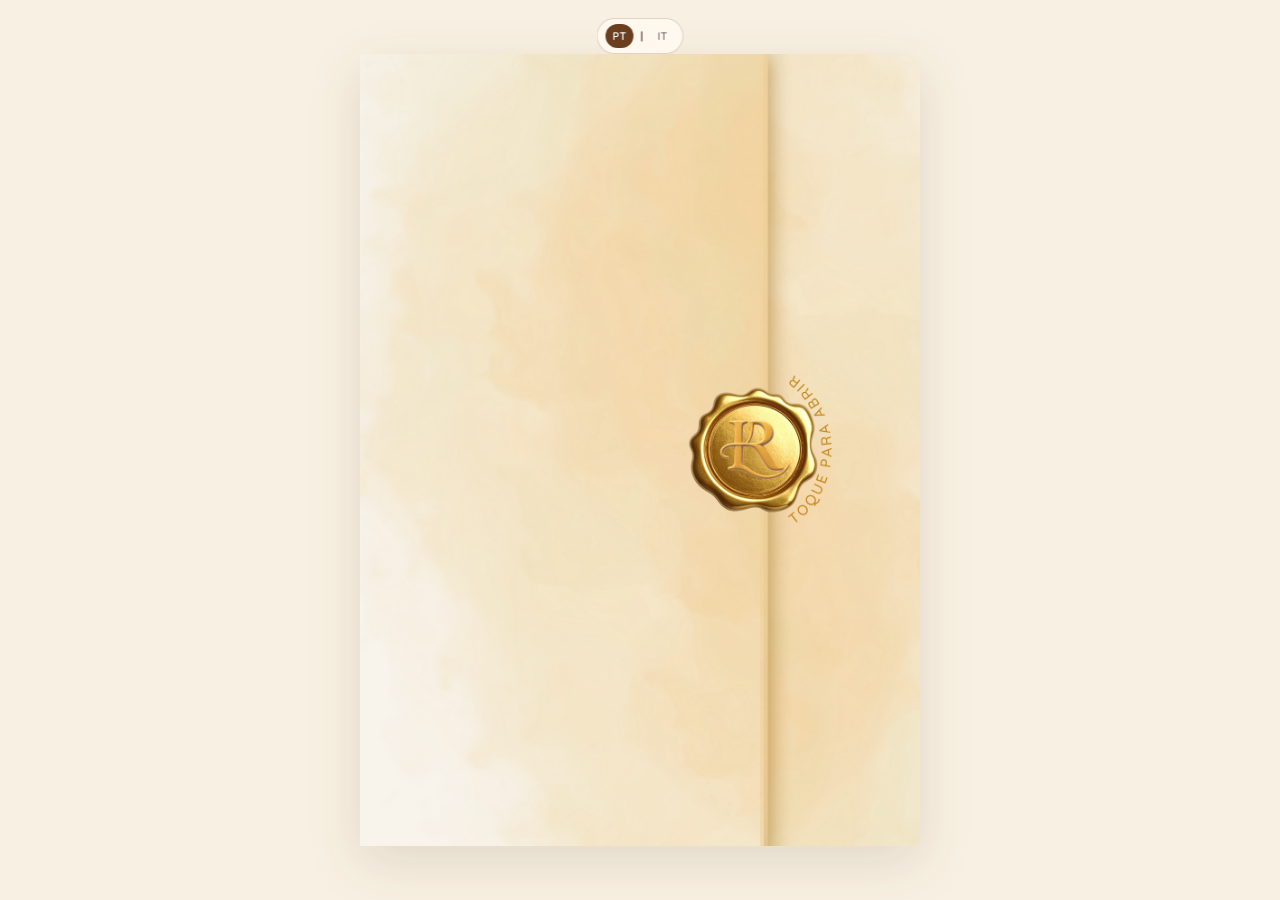
<file: index.html>
<!doctype html>
<html lang="pt-BR">
<head>
  <meta charset="utf-8">
  <meta name="viewport" content="width=device-width,initial-scale=1,viewport-fit=cover">
  <meta name="theme-color" content="#f7efdf">
  <title>Larissa & Riccardo — 25.10.2026</title>
  <link rel="preconnect" href="https://fonts.googleapis.com">
  <link rel="preconnect" href="https://fonts.gstatic.com" crossorigin>
  <link href="https://fonts.googleapis.com/css2?family=Cormorant+Garamond:ital,wght@0,400;0,500;1,400&family=Italianno&family=Quicksand:wght@400;500;600&display=swap" rel="stylesheet">
  <link rel="stylesheet" href="css/style.css?v=20260901-3">
  <link rel="stylesheet" href="css/theme-images.css?v=20260901-3">
  <link rel="stylesheet" href="css/fix-names.css?v=20260901-3">
  <style>
    .payment-return{position:fixed;z-index:200;inset:0;display:grid;place-items:center;padding:22px;background:rgba(66,42,24,.30);backdrop-filter:blur(5px)}
    .payment-return[hidden]{display:none}
    .payment-return__card{width:min(92vw,460px);padding:28px 24px 24px;border:1px solid rgba(106,63,32,.18);border-radius:24px;background:#fffaf1;box-shadow:0 22px 60px rgba(67,41,19,.22);text-align:center;color:#57361f}
    .payment-return__mark{width:54px;height:54px;margin:0 auto 14px;border:1px solid rgba(201,151,55,.55);border-radius:50%;display:grid;place-items:center;font-size:27px;color:#8a5d38}
    .payment-return__message{margin:0 auto 20px;max-width:360px;font:500 16px/1.55 "Quicksand",sans-serif;color:#6a3f20}
    .payment-return__button{border:0;border-radius:999px;padding:11px 22px;background:#6a3f20;color:white;font:600 13px "Quicksand",sans-serif;cursor:pointer}
  </style>
</head>
<body>
  <main class="experience" id="experience">
    <div class="experience-tools" id="experience-tools" hidden>
      <div class="mini-language" role="group" aria-label="Idioma"><button data-lang="pt" class="lang-button is-active">PT</button><span>|</span><button data-lang="it" class="lang-button">IT</button></div>
      <button class="music-button" id="music-button" type="button" aria-pressed="false" title="Música">♪</button>
      <button class="brush-menu-button" id="menu-button" type="button" aria-expanded="false" aria-controls="menu-panel" aria-label="Abrir menu"><span></span><span></span><span></span></button>
      <nav class="menu-panel" id="menu-panel"><button data-page="0" data-i18n="storyMenu">Nossa história</button><button data-page="1" data-i18n="invitationMenu">Convite</button><button data-page="2" data-i18n="giftList">Lista de presentes</button><a id="location-link" href="https://share.google/CtQGtm6MDaeGIzhuj" target="_blank" rel="noopener" data-i18n="location">Localização</a></nav>
    </div>

    <div class="paper-window" aria-live="polite">
      <div class="pages-track" id="pages-track">
        <section class="page page--story" data-page-index="0" aria-labelledby="story-title">
          <div class="page-scroll">
            <header class="section-heading"><div class="monogram">LR</div><p class="eyebrow" data-i18n="ourStoryKicker">Nossa história</p><h1 id="story-title" data-i18n="ourStoryTitle">Dois países, uma só história</h1></header>
            <article class="story-copy" id="story-copy"></article>
            <button class="page-turn page-turn--next" type="button" data-next="1"><span data-i18n="continueInvitation">Ver o convite</span><span aria-hidden="true">→</span></button>
          </div>
        </section>

        <section class="page page--invitation" data-page-index="1" aria-labelledby="main-title">
          <div class="page-scroll invitation-scroll">
            <div class="invitation-card">
              <div class="parents"><p class="parents__heading" data-i18n="withParents">Com a bênção de nossos pais</p><div class="parents__grid"><p>Pedro Luiz M Lopes<br>Miho Nagaoka Lopes</p><p>Vladimiro Pace<br>Orietta Borri Pace</p></div></div>
              <p class="invitation-lead" data-i18n="inviteLead">Convidamos para celebrar conosco</p>
              <div class="couple-lockup" id="main-title"><span class="ampersand">&amp;</span><span class="couple-name couple-name--larissa">Larissa</span><span class="couple-name couple-name--riccardo">Riccardo</span></div>

              <div class="event-date" aria-label="Data do casamento">25.Outubro.2026</div>
              <div class="event-details event-details--compact"><div><span data-i18n="ceremonyLabel">Início da cerimônia</span><strong>11:30</strong></div><div><span data-i18n="receptionLabel">Recepção</span><strong>12:30</strong></div></div>

              <div class="event-notes" aria-label="Informações adicionais">
                <p><span class="pt-only">Confirme a sua presença até o dia <strong>02/10/2026</strong></span><span class="it-only">Conferma la tua presenza entro il <strong>02/10/2026</strong></span></p>
                <p><span class="pt-only">Traje: venha bonito, confortável e do seu jeito. Se quiser uma dica para as fotos, esporte fino funciona super bem. Só não vale roupa rasgada 😂</span><span class="it-only">Abbigliamento: vieni elegante, comodo e a modo tuo. Se vuoi un consiglio per le foto, un look elegante informale funziona benissimo. Solo niente vestiti strappati 😂</span></p>
              </div>

              <section class="rsvp-block" aria-labelledby="rsvp-title"><p class="eyebrow">RSVP</p><h2 id="rsvp-title" data-i18n="rsvpTitle">Confirme sua presença</h2>
                <form id="rsvp-form" novalidate>
                  <label><span data-i18n="name">Nome completo</span><input name="name" autocomplete="name" required></label>
                  <label><span data-i18n="attendance">Você estará presente?</span><select name="attendance"><option value="yes" data-i18n="yes">Sim</option><option value="no" data-i18n="no">Não</option></select></label>
                  <label><span data-i18n="whatsapp">WhatsApp</span><input name="whatsapp" inputmode="tel" autocomplete="tel"></label>
                  <label><span data-i18n="message">Mensagem</span><textarea name="message" rows="3"></textarea></label>
                  <button class="primary-button" type="submit" data-i18n="sendRsvp">Enviar confirmação</button><p class="form-status" id="rsvp-status" role="status"></p>
                </form>
              </section>
            </div>
            <div class="page-actions"><button class="page-turn" type="button" data-next="0">← <span data-i18n="backStory">História</span></button><button class="page-turn page-turn--next" type="button" data-next="2"><span data-i18n="giftList">Lista de presentes</span> →</button></div>
          </div>
        </section>

        <section class="page page--gifts" data-page-index="2" aria-labelledby="gifts-title">
          <div class="page-scroll">
            <header class="section-heading"><div class="monogram">LR</div><p class="eyebrow" data-i18n="giftKicker">Com carinho</p><h1 id="gifts-title" data-i18n="giftTitle">Lista de presentes</h1><p class="section-intro" data-i18n="giftIntro">Os presentes são simbólicos e serão convertidos em contribuição para nossos próximos capítulos.</p></header>
            <div class="gift-grid" id="gift-grid"></div>
            <div class="gift-checkout" id="gift-checkout" hidden><button class="checkout-close" id="checkout-close" type="button">×</button><p class="eyebrow">Mercado Pago</p><h2 id="checkout-title">Pagamento</h2><p id="checkout-copy" data-i18n="checkoutDemo">Integração em preparação. O pagamento real será feito em ambiente seguro do Mercado Pago, com PIX ou cartão.</p><div class="payment-methods"><span>PIX</span><span data-i18n="card">Cartão</span></div><button class="primary-button" id="checkout-action" type="button" data-i18n="continuePayment">Continuar para pagamento</button></div>
            <button class="page-turn" type="button" data-next="1">← <span data-i18n="backInvitation">Voltar ao convite</span></button>
          </div>
        </section>
      </div>
    </div>

    <div class="page-dots" id="page-dots" hidden><button class="is-active" data-page="0" aria-label="Página 1"></button><button data-page="1" aria-label="Página 2"></button><button data-page="2" aria-label="Página 3"></button></div>

    <div class="payment-return" id="payment-return" hidden role="dialog" aria-modal="true" aria-labelledby="payment-return-message">
      <div class="payment-return__card">
        <div class="payment-return__mark" aria-hidden="true">♡</div>
        <p class="payment-return__message" id="payment-return-message"></p>
        <button class="payment-return__button" id="payment-return-close" type="button">OK</button>
      </div>
    </div>

    <section class="opening-overlay" id="opening-overlay" aria-labelledby="opening-title">
      <div class="language-switch" role="group" aria-label="Escolha o idioma"><button class="lang-button is-active" type="button" data-lang="pt">PT</button><span>|</span><button class="lang-button" type="button" data-lang="it">IT</button></div>
      <h1 id="opening-title" class="sr-only">Convite de Larissa e Riccardo</h1>
      <div class="envelope" id="envelope">
        <div class="envelope__inside" aria-hidden="true"><div class="inside-monogram">LR</div></div>
        <div class="envelope__panel envelope__panel--left"></div>
        <div class="envelope__panel envelope__panel--right"></div>
        <div class="envelope__seam" aria-hidden="true"></div>
        <button class="seal" id="open-envelope" type="button" aria-label="Abrir convite"><span class="seal__monogram">LR</span><span class="seal__hint" data-i18n="open">Toque para abrir</span></button>
      </div>
      <p class="opening-caption" data-i18n="chooseLanguage">Escolha o idioma e toque no lacre</p>
    </section>
  </main>

  <audio id="background-music" loop preload="none"></audio>
  <script src="js/config.js?v=20260901-3"></script>
  <script src="js/assets.js?v=20260901-3"></script>
  <script src="js/app.js?v=20260901-3"></script>
  <script>
    (() => {
      const params = new URLSearchParams(window.location.search);
      const payment = params.get('payment');
      if (!payment) return;

      const lang = localStorage.getItem('weddingLang') === 'it' ? 'it' : 'pt';
      const messages = {
        success: { pt: 'Presente recebido com carinho. Muito obrigada!', it: 'Regalo ricevuto con affetto. Grazie di cuore!' },
        pending: { pt: 'Seu pagamento está em análise. Assim que for confirmado, o presente será registrado.', it: 'Il tuo pagamento è in verifica. Appena sarà confermato, il regalo verrà registrato.' },
        failure: { pt: 'O pagamento não foi concluído. Você pode tentar novamente quando quiser.', it: 'Il pagamento non è stato completato. Puoi riprovare quando vuoi.' }
      };

      const selected = messages[payment];
      if (!selected) return;

      const overlay = document.getElementById('payment-return');
      const message = document.getElementById('payment-return-message');
      const close = document.getElementById('payment-return-close');
      const opening = document.getElementById('opening-overlay');
      const tools = document.getElementById('experience-tools');
      const dots = document.getElementById('page-dots');
      const track = document.getElementById('pages-track');
      const pages = [...document.querySelectorAll('.page')];

      window.addEventListener('DOMContentLoaded', () => {
        if (opening) opening.classList.add('is-gone');
        if (tools) tools.hidden = false;
        if (dots) dots.hidden = false;
        if (track) track.style.transform = 'translate3d(-200vw,0,0)';
        pages.forEach((page, i) => page.classList.toggle('is-current', i === 2));
        document.querySelectorAll('#page-dots button').forEach((dot, i) => dot.classList.toggle('is-active', i === 2));
        message.textContent = selected[lang];
        overlay.hidden = false;
      });

      close.addEventListener('click', () => {
        overlay.hidden = true;
        const cleanUrl = window.location.pathname + window.location.hash;
        history.replaceState({}, '', cleanUrl);
      });
    })();
  </script>
</body>
</html>
</file>
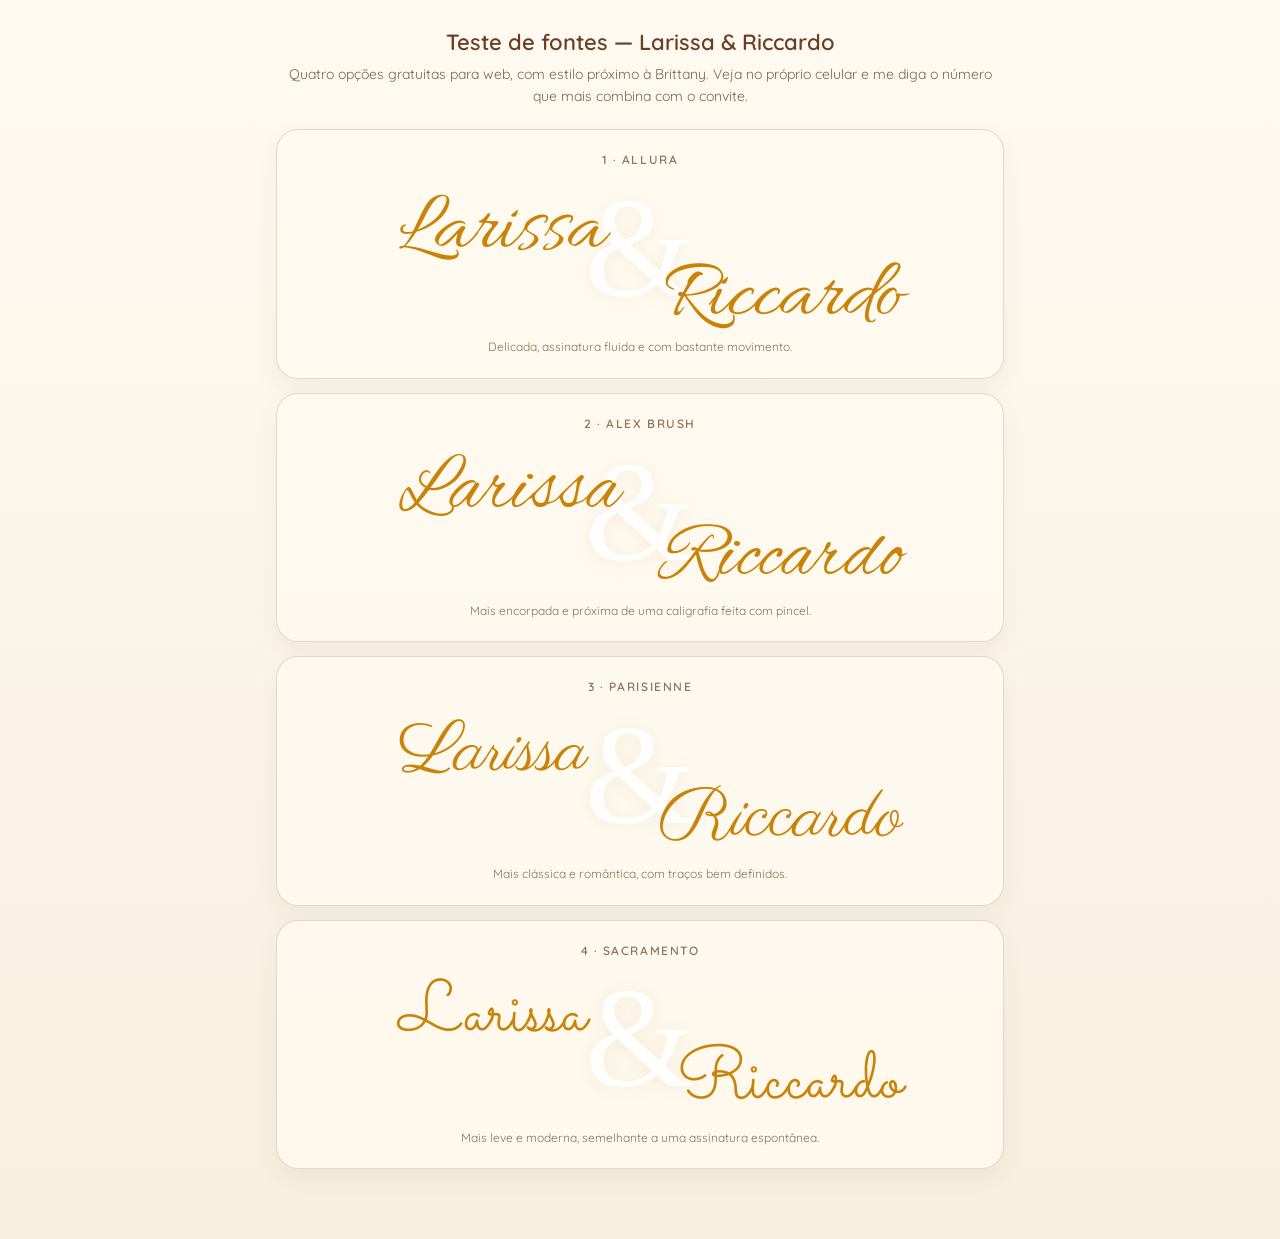
<file: fontes.html>
<!doctype html>
<html lang="pt-BR">
<head>
<meta charset="utf-8">
<meta name="viewport" content="width=device-width,initial-scale=1,viewport-fit=cover">
<title>Prévia de fontes — Larissa & Riccardo</title>
<link rel="preconnect" href="https://fonts.googleapis.com">
<link rel="preconnect" href="https://fonts.gstatic.com" crossorigin>
<link href="https://fonts.googleapis.com/css2?family=Alex+Brush&family=Allura&family=Parisienne&family=Sacramento&family=Quicksand:wght@400;600&display=swap" rel="stylesheet">
<style>
:root{--paper:#fffaf1;--cream:#f7efdf;--brown:#6a3f20;--gold:#c98309;--line:rgba(106,63,32,.18)}
*{box-sizing:border-box}body{margin:0;background:linear-gradient(180deg,var(--paper),var(--cream));color:var(--brown);font-family:Quicksand,sans-serif}.wrap{max-width:760px;margin:auto;padding:28px 16px 56px}.head{text-align:center;margin-bottom:22px}.head h1{font:600 22px Quicksand,sans-serif;margin:0 0 8px}.head p{font:14px/1.55 Quicksand,sans-serif;margin:0;color:#7d644d}.card{position:relative;min-height:230px;margin:14px 0;padding:22px 14px;border:1px solid var(--line);border-radius:22px;background:rgba(255,250,241,.8);overflow:hidden;text-align:center;box-shadow:0 10px 26px rgba(75,48,20,.06)}.label{font:600 12px Quicksand,sans-serif;letter-spacing:.13em;text-transform:uppercase;color:#8b735d}.names{position:relative;height:155px;max-width:560px;margin:8px auto 0}.amp{position:absolute;left:50%;top:47%;transform:translate(-50%,-50%);font:400 142px Georgia,serif;color:rgba(255,255,255,.9);text-shadow:0 2px 18px rgba(140,100,30,.08)}.name{position:absolute;z-index:2;color:var(--gold);font-size:84px;line-height:.9;white-space:nowrap}.larissa{left:7%;top:12%}.riccardo{right:3%;top:55%}.allura .name{font-family:Allura,cursive}.parisienne .name{font-family:Parisienne,cursive;font-size:70px}.alex .name{font-family:'Alex Brush',cursive;font-size:78px}.sacramento .name{font-family:Sacramento,cursive;font-size:72px}.note{margin-top:8px;font:12px/1.45 Quicksand,sans-serif;color:#8a7058}@media(max-width:430px){.wrap{padding:20px 10px 45px}.card{min-height:205px;padding:18px 8px}.names{height:135px}.name{font-size:66px}.parisienne .name{font-size:56px}.alex .name{font-size:63px}.sacramento .name{font-size:57px}.amp{font-size:118px}}
</style>
</head>
<body><main class="wrap">
<header class="head"><h1>Teste de fontes — Larissa & Riccardo</h1><p>Quatro opções gratuitas para web, com estilo próximo à Brittany. Veja no próprio celular e me diga o número que mais combina com o convite.</p></header>
<section class="card allura"><div class="label">1 · Allura</div><div class="names"><span class="amp">&amp;</span><span class="name larissa">Larissa</span><span class="name riccardo">Riccardo</span></div><div class="note">Delicada, assinatura fluida e com bastante movimento.</div></section>
<section class="card alex"><div class="label">2 · Alex Brush</div><div class="names"><span class="amp">&amp;</span><span class="name larissa">Larissa</span><span class="name riccardo">Riccardo</span></div><div class="note">Mais encorpada e próxima de uma caligrafia feita com pincel.</div></section>
<section class="card parisienne"><div class="label">3 · Parisienne</div><div class="names"><span class="amp">&amp;</span><span class="name larissa">Larissa</span><span class="name riccardo">Riccardo</span></div><div class="note">Mais clássica e romântica, com traços bem definidos.</div></section>
<section class="card sacramento"><div class="label">4 · Sacramento</div><div class="names"><span class="amp">&amp;</span><span class="name larissa">Larissa</span><span class="name riccardo">Riccardo</span></div><div class="note">Mais leve e moderna, semelhante a uma assinatura espontânea.</div></section>
</main></body></html>
</file>
<file: css/style.css>
:root{--cream:#f7efdf;--cream2:#fffaf1;--paper:#fbf4e8;--brown:#6a3f20;--brown2:#8a5d38;--gold:#c99737;--olive:#667b56;--sakura:#e7a6ad;--ink:#57361f;--line:rgba(106,63,32,.20);--shadow:0 22px 60px rgba(67,41,19,.16)}
*{box-sizing:border-box}html,body{margin:0;width:100%;height:100%;overflow:hidden;background:var(--cream);color:var(--ink)}body{font-family:"Cormorant Garamond",Georgia,serif}button,input,select,textarea{font:inherit}button,a{-webkit-tap-highlight-color:transparent}.sr-only{position:absolute!important;width:1px;height:1px;padding:0;margin:-1px;overflow:hidden;clip:rect(0,0,0,0);white-space:nowrap;border:0}
.experience{position:relative;width:100vw;height:100dvh;overflow:hidden;background:radial-gradient(circle at 50% 0%,rgba(255,255,255,.92),transparent 38%),linear-gradient(180deg,var(--cream2),var(--cream))}.paper-window{position:absolute;inset:0;overflow:hidden}.pages-track{display:flex;width:300vw;height:100%;transform:translate3d(0,0,0);transition:transform .85s cubic-bezier(.22,.72,.18,1);will-change:transform}.page{position:relative;flex:0 0 100vw;width:100vw;height:100dvh;overflow:hidden;background:linear-gradient(180deg,#fffaf1,#f7efdf)}.page-scroll{height:100%;overflow-y:auto;overscroll-behavior:contain;padding:88px 18px 88px;-webkit-overflow-scrolling:touch;scrollbar-width:thin;scrollbar-color:rgba(106,63,32,.22) transparent}.page-scroll::-webkit-scrollbar{width:5px}.page-scroll::-webkit-scrollbar-thumb{background:rgba(106,63,32,.22);border-radius:999px}
.experience-tools{position:fixed;z-index:60;top:max(14px,env(safe-area-inset-top));left:14px;right:14px;display:flex;align-items:center;justify-content:space-between;pointer-events:none}.experience-tools>*{pointer-events:auto}.mini-language,.language-switch{display:flex;align-items:center;gap:7px;border:1px solid var(--line);border-radius:999px;background:rgba(255,250,241,.88);backdrop-filter:blur(10px);padding:5px 8px;font:600 11px "Quicksand",sans-serif}.lang-button{border:0;background:transparent;border-radius:999px;padding:5px 7px;cursor:pointer;opacity:.5}.lang-button.is-active{background:var(--brown);color:white;opacity:1}.music-button{position:absolute;right:54px;width:38px;height:38px;border:1px solid var(--line);border-radius:50%;background:rgba(255,250,241,.9);color:var(--brown);font-size:19px;cursor:pointer}.music-button.is-playing{animation:pulse 1.8s ease-in-out infinite}.brush-menu-button{position:relative;width:40px;height:40px;margin-left:auto;border:0;background:transparent;cursor:pointer}.brush-menu-button span{position:absolute;right:2px;width:28px;height:3px;border-radius:8px;background:var(--brown);transform-origin:right center}.brush-menu-button span:nth-child(1){top:10px;transform:rotate(-2deg)}.brush-menu-button span:nth-child(2){top:18px;width:23px;transform:rotate(1deg)}.brush-menu-button span:nth-child(3){top:26px;width:27px;transform:rotate(-1deg)}.menu-panel{position:fixed;z-index:70;top:62px;right:16px;min-width:210px;padding:8px;background:rgba(255,250,241,.97);border:1px solid var(--line);border-radius:18px;box-shadow:var(--shadow);transform:translateY(-8px) scale(.98);opacity:0;pointer-events:none;transition:.22s ease}.menu-panel.is-open{opacity:1;pointer-events:auto;transform:none}.menu-panel button,.menu-panel a{display:block;width:100%;border:0;background:transparent;text-align:left;text-decoration:none;padding:11px 12px;border-radius:12px;color:var(--ink);font:600 13px "Quicksand",sans-serif;cursor:pointer}.menu-panel button:hover,.menu-panel a:hover{background:#f3e5cf}
.page-dots{position:fixed;z-index:55;left:50%;bottom:max(14px,env(safe-area-inset-bottom));transform:translateX(-50%);display:flex;gap:8px;padding:7px 9px;border-radius:999px;background:rgba(255,250,241,.78);backdrop-filter:blur(8px)}.page-dots button{width:7px;height:7px;border:0;border-radius:50%;background:rgba(106,63,32,.28);padding:0;cursor:pointer;transition:.25s}.page-dots button.is-active{width:20px;border-radius:999px;background:var(--brown)}
.section-heading{text-align:center;max-width:760px;margin:0 auto 28px}.monogram{width:74px;height:74px;margin:0 auto 14px;border-radius:50%;border:1px solid rgba(201,151,55,.75);display:grid;place-items:center;font-size:27px;letter-spacing:-3px;background:rgba(255,255,255,.35)}.eyebrow{margin:0 0 7px;font:600 11px/1.2 "Quicksand",sans-serif;letter-spacing:.18em;text-transform:uppercase;color:var(--brown2)}.section-heading h1{font-weight:400;font-size:clamp(33px,8vw,54px);margin:0;line-height:1.04}.story-copy{max-width:720px;margin:0 auto;font-size:clamp(17px,4.3vw,21px);line-height:1.72}.story-copy p{margin:0 0 20px}.story-highlight{margin:28px 0!important;padding:18px 18px;border-left:3px solid var(--gold);background:rgba(251,243,227,.88);font-style:italic}.page-turn{display:flex;align-items:center;justify-content:center;gap:10px;margin:28px auto 0;border:1px solid var(--line);border-radius:999px;padding:12px 18px;background:rgba(255,250,241,.82);color:var(--brown);font:600 13px "Quicksand",sans-serif;cursor:pointer}.page-turn--next{background:var(--brown);color:#fff;border-color:var(--brown)}.page-actions{display:flex;gap:10px;justify-content:center;flex-wrap:wrap;max-width:680px;margin:0 auto}.page-actions .page-turn{margin-top:18px}
.page--invitation{background:radial-gradient(circle at 50% 45%,rgba(255,244,208,.65),transparent 42%),linear-gradient(180deg,#fffaf1,#f6e8cc)}.invitation-scroll{position:relative}.botanical{position:absolute;width:min(42vw,250px);height:auto;fill:none;stroke:var(--olive);stroke-width:3;opacity:.78;pointer-events:none}.botanical g{fill:#8b9e77;stroke:none}.botanical--tl{top:4px;left:-35px;transform:rotate(-4deg)}.botanical--br{right:-35px;bottom:40px;transform:rotate(176deg)}.invitation-card{position:relative;z-index:2;max-width:780px;margin:0 auto;text-align:center}.parents{margin-top:20px}.parents__heading{margin:0 0 22px;font:600 14px "Quicksand",sans-serif;letter-spacing:.12em;text-transform:uppercase;color:#b97810}.parents__grid{display:grid;grid-template-columns:1fr 1fr;gap:26px;text-align:left;font-size:clamp(18px,4.6vw,25px);line-height:1.45}.parents__grid p:last-child{text-align:right}.invitation-lead{margin:52px 0 16px;font:600 13px "Quicksand",sans-serif;letter-spacing:.26em;text-transform:uppercase;color:#b97810}.couple-lockup{position:relative;min-height:260px;max-width:610px;margin:0 auto 10px}.ampersand{position:absolute;left:50%;top:45%;transform:translate(-50%,-50%) scale(.72);font-size:clamp(150px,42vw,275px);line-height:.8;color:rgba(255,255,255,.58);opacity:0;transition:opacity .8s ease,transform 1.2s cubic-bezier(.2,.8,.2,1)}.couple-name{position:absolute;font-family:Italianno,"Cormorant Garamond",serif;font-size:clamp(74px,20vw,135px);line-height:.8;color:#c98309;opacity:0;clip-path:inset(0 100% 0 0);transition:clip-path 1.2s cubic-bezier(.2,.7,.2,1),opacity .25s}.couple-name--larissa{left:7%;top:20%}.couple-name--riccardo{right:1%;top:57%}.page--invitation.is-current .ampersand{opacity:1;transform:translate(-50%,-50%) scale(1)}.page--invitation.is-current .couple-name{opacity:1;clip-path:inset(0 0 0 0)}.page--invitation.is-current .couple-name--larissa{transition-delay:.45s}.page--invitation.is-current .couple-name--riccardo{transition-delay:.7s}.event-details{max-width:620px;margin:18px auto 34px;display:grid;grid-template-columns:repeat(3,1fr);border-top:1px solid var(--line);border-bottom:1px solid var(--line)}.event-details div{padding:16px 8px;border-right:1px solid var(--line)}.event-details div:last-child{border-right:0}.event-details span{display:block;font:600 10px "Quicksand",sans-serif;letter-spacing:.08em;text-transform:uppercase;color:var(--brown2);margin-bottom:6px}.event-details strong{font-weight:500;font-size:18px}
.rsvp-block{max-width:640px;margin:0 auto 22px;padding:24px;background:rgba(255,250,241,.72);border:1px solid var(--line);border-radius:22px;box-shadow:0 10px 28px rgba(67,41,19,.08)}.rsvp-block h2{font-size:30px;font-weight:400;margin:2px 0 18px}.rsvp-block form{text-align:left}.rsvp-block label{display:block;margin-bottom:13px;font:600 12px "Quicksand",sans-serif;color:var(--brown2)}.rsvp-block input,.rsvp-block select,.rsvp-block textarea{width:100%;margin-top:6px;border:1px solid var(--line);border-radius:13px;padding:11px 12px;background:#fffdf8;color:var(--ink);font:15px "Quicksand",sans-serif;outline:none}.form-row{display:grid;grid-template-columns:1.4fr .6fr;gap:10px}.primary-button{display:inline-flex;align-items:center;justify-content:center;border:0;border-radius:999px;padding:12px 18px;background:var(--brown);color:white;font:600 13px "Quicksand",sans-serif;cursor:pointer}.form-status{min-height:20px;margin:12px 0 0;font:500 12px "Quicksand",sans-serif;color:var(--brown2)}
.section-intro{max-width:640px;margin:12px auto 0;font-size:18px;line-height:1.55}.gift-grid{max-width:820px;margin:0 auto;display:grid;grid-template-columns:repeat(2,1fr);gap:14px}.gift-card{display:flex;flex-direction:column;padding:20px;border:1px solid var(--line);border-radius:20px;background:rgba(255,250,241,.82);box-shadow:0 8px 22px rgba(67,41,19,.07)}.gift-card__icon{font-size:27px}.gift-card h3{font-size:24px;font-weight:400;margin:8px 0 4px}.gift-card p{flex:1;margin:0 0 10px;font-size:16px;line-height:1.45}.gift-card__price{font-size:25px;margin:4px 0 12px}.gift-checkout{position:relative;max-width:620px;margin:22px auto;padding:22px;border:1px solid var(--line);border-radius:22px;background:white;box-shadow:var(--shadow)}.gift-checkout h2{font-weight:400;font-size:30px;margin:6px 0}.checkout-close{position:absolute;top:10px;right:12px;border:0;background:transparent;font-size:28px;cursor:pointer}.payment-methods{display:grid;grid-template-columns:1fr 1fr;gap:10px;margin:16px 0}.payment-methods span{padding:13px;border:1px solid var(--line);border-radius:14px;text-align:center;font:600 13px "Quicksand",sans-serif}
.opening-overlay{position:fixed;z-index:100;inset:0;display:grid;place-items:center;background:radial-gradient(circle at 50% 20%,#fffaf1 0%,#f5e8cf 62%,#e8d4b1 100%);transition:opacity .65s ease,visibility .65s}.opening-overlay.is-gone{opacity:0;visibility:hidden;pointer-events:none}.language-switch{position:absolute;z-index:120;top:max(18px,env(safe-area-inset-top));left:50%;transform:translateX(-50%)}.envelope{position:relative;width:min(92vw,520px);aspect-ratio:1040/1472;perspective:1800px;filter:drop-shadow(0 24px 32px rgba(72,44,20,.18));overflow:hidden;border-radius:10px;background:#f7edd8}.envelope__inside{position:absolute;inset:7%;display:grid;place-items:center;border:1px solid rgba(201,151,55,.28);background:linear-gradient(180deg,#fffaf1,#f8edd9);box-shadow:inset 0 0 45px rgba(180,125,35,.06)}.inside-monogram{width:86px;height:86px;border-radius:50%;display:grid;place-items:center;border:1px solid rgba(201,151,55,.55);font-size:30px;color:var(--brown)}.envelope__panel{position:absolute;top:0;bottom:0;background:linear-gradient(135deg,#f8efdf,#efd9b2 70%,#e8cca0);transition:transform 1.15s cubic-bezier(.2,.72,.17,1),filter .8s ease;transform-style:preserve-3d;backface-visibility:hidden}.envelope__panel:before{content:"";position:absolute;inset:0;background:radial-gradient(circle at 20% 20%,rgba(255,255,255,.45),transparent 34%),linear-gradient(120deg,transparent 58%,rgba(122,77,29,.06));mix-blend-mode:multiply}.envelope__panel--left{left:0;width:73%;transform-origin:left center;border-right:1px solid rgba(129,82,34,.12)}.envelope__panel--right{right:0;width:27%;transform-origin:right center}.envelope__seam{position:absolute;z-index:8;top:0;bottom:0;left:73%;width:2px;background:linear-gradient(180deg,rgba(134,85,35,.05),rgba(134,85,35,.25),rgba(255,255,255,.4),rgba(134,85,35,.12));box-shadow:0 0 18px rgba(86,53,21,.14)}.seal{position:absolute;z-index:12;left:73%;top:50%;transform:translate(-50%,-50%);width:110px;height:110px;border:0;border-radius:50%;cursor:pointer;background:radial-gradient(circle at 34% 28%,#fff3a8 0,#e9bd4a 26%,#bb7b12 67%,#7f4b0a 100%);box-shadow:0 6px 20px rgba(88,52,9,.35),inset 0 0 0 4px rgba(255,231,126,.45),inset 0 0 0 9px rgba(111,63,6,.15);color:#7b4d18;transition:transform .65s ease,opacity .5s}.seal:before{content:"";position:absolute;inset:-8px;border-radius:47% 53% 44% 56%/54% 45% 55% 46%;background:#be831a;z-index:-1;filter:drop-shadow(0 2px 2px rgba(71,43,5,.25))}.seal__monogram{display:block;font-size:32px;letter-spacing:-4px}.seal__hint{position:absolute;top:118%;left:50%;transform:translateX(-50%);white-space:nowrap;font:600 11px "Quicksand",sans-serif;letter-spacing:.08em;text-transform:uppercase;color:var(--brown)}.opening-caption{position:absolute;left:50%;bottom:max(22px,env(safe-area-inset-bottom));transform:translateX(-50%);margin:0;white-space:nowrap;font:500 12px "Quicksand",sans-serif;color:var(--brown2)}.envelope.is-opening .envelope__panel--left{transform:translateX(-104%) rotateY(8deg)}.envelope.is-opening .envelope__panel--right{transform:translateX(104%) rotateY(-12deg)}.envelope.is-opening .seal{transform:translate(-50%,-50%) scale(.78);opacity:0}.envelope.is-opening .envelope__seam{opacity:0;transition:opacity .25s}.opening-overlay.is-opening{background:rgba(247,239,223,.35)}
@keyframes pulse{0%,100%{transform:scale(1)}50%{transform:scale(1.07)}}
@media(max-width:620px){.page-scroll{padding:76px 14px 76px}.parents__grid{gap:15px;font-size:17px}.invitation-lead{margin-top:38px}.event-details{grid-template-columns:1fr}.event-details div{border-right:0;border-bottom:1px solid var(--line)}.event-details div:last-child{border-bottom:0}.form-row{grid-template-columns:1fr}.gift-grid{grid-template-columns:1fr}.couple-lockup{min-height:235px}.seal{width:94px;height:94px}.seal__hint{font-size:10px}.opening-caption{font-size:10px}.music-button{right:48px}}
@media(min-width:900px){.page-scroll{padding-left:40px;padding-right:40px}.story-copy{font-size:20px}}
@media(prefers-reduced-motion:reduce){*{scroll-behavior:auto!important}.pages-track,.envelope__panel,.seal,.ampersand,.couple-name{transition-duration:.25s!important}.music-button.is-playing{animation:none}}
</file>
<file: css/theme-images.css>
@import url('https://fonts.googleapis.com/css2?family=Allura&display=swap');

/* Identidade visual baseada nas artes finais fornecidas pelos noivos. */

/* ---------- NOMES DOS NOIVOS ---------- */
.couple-lockup { max-width: 680px; min-height: 235px; overflow: hidden; }
.couple-name { font-family: "Allura", cursive !important; font-weight: 400; font-size: clamp(60px, 14vw, 108px) !important; line-height: .92 !important; white-space: nowrap; }
.couple-name--larissa { left: 10% !important; top: 20% !important; }
.couple-name--riccardo { right: 7% !important; top: 58% !important; }

/* ---------- ABERTURA ---------- */
body.has-opening-art .opening-overlay { background: #f8f0e2; }
body.has-opening-art .envelope { width: min(100vw, 560px); max-width: 100vw; max-height: 100dvh; aspect-ratio: 1040 / 1472; overflow: hidden; border-radius: 0; background: transparent; filter: drop-shadow(0 16px 26px rgba(67,41,19,.12)); }
body.has-opening-art .envelope::after { content: ""; position: absolute; z-index: 10; inset: 0; background: url("../3.png") center / 100% 100% no-repeat; opacity: 1; pointer-events: none; transition: opacity .08s linear; }
body.has-opening-art .envelope.is-opening::after { opacity: 0; }
body.has-opening-art .envelope__panel { z-index: 9; background-color: transparent !important; background-image: url("../3.png") !important; background-repeat: no-repeat !important; box-shadow: none !important; filter: none; }
body.has-opening-art .envelope__panel::before { display: none !important; }
body.has-opening-art .envelope__panel--left { width: 73%; background-size: calc(100% / .73) 100% !important; background-position: left top !important; border: 0 !important; }
body.has-opening-art .envelope__panel--right { width: 27%; background-size: calc(100% / .27) 100% !important; background-position: right top !important; border: 0 !important; }
body.has-opening-art .envelope__seam { display: none !important; }
body.has-opening-art .seal, body.has-opening-art .seal:hover, body.has-opening-art .seal:focus, body.has-opening-art .seal:active { z-index: 20; left: 72.7%; top: 50.4%; width: clamp(96px, 22vw, 130px); height: auto; aspect-ratio: 1; transform: translate(-50%,-50%); border: 0 !important; border-radius: 50%; background: none !important; background-color: transparent !important; box-shadow: none !important; color: transparent !important; outline: none; }
body.has-opening-art .seal::before, body.has-opening-art .seal::after, body.has-opening-art .seal__monogram, body.has-opening-art .seal__hint, body.has-opening-art .opening-caption { display: none !important; }
body.has-opening-art .envelope.is-opening .seal { opacity: 0; pointer-events: none; }

/* ---------- MONOGRAMA OFICIAL ---------- */
body.has-monogram-art .monogram, body.has-monogram-art .inside-monogram { border: 0; border-radius: 0; background-color: transparent; background-image: url("../nostro timbre.png"); background-repeat: no-repeat; background-position: center; background-size: contain; color: transparent; box-shadow: none; mix-blend-mode: multiply; }
body.has-monogram-art .monogram { width: clamp(92px, 23vw, 138px); height: auto; aspect-ratio: 1; }
body.has-monogram-art .inside-monogram { width: min(54%, 270px); height: auto; aspect-ratio: 1; margin: auto; }
body.has-opening-art .envelope__inside { inset: 0; border: 0; background: linear-gradient(180deg,#fffaf1,#f7ecd8); box-shadow: none; }

@media (max-width: 600px) {
  .couple-lockup { min-height: 220px; max-width: 100%; }
  .couple-name { font-size: clamp(54px, 15vw, 76px) !important; }
  .couple-name--larissa { left: 8% !important; top: 22% !important; }
  .couple-name--riccardo { right: 6% !important; top: 59% !important; }
  body.has-opening-art .envelope { width: min(100vw, calc(100dvh * .7065)); }
  body.has-opening-art .language-switch { top: max(10px, env(safe-area-inset-top)); background: rgba(255,250,241,.76); }
}
</file>
<file: css/fix-names.css>
/* Composição dos noivos em PNG, alinhada à arte de referência. */
.couple-lockup {
  position: relative;
  width: min(92vw, 760px);
  max-width: 760px;
  aspect-ratio: 1919 / 1486;
  min-height: 0;
  margin: -44px auto -54px;
  overflow: visible !important;
  padding: 0;
}
.couple-lockup .couple-name,
.couple-lockup .ampersand {
  position: absolute;
  display: block;
  background-repeat: no-repeat;
  background-position: center;
  background-size: contain;
  color: transparent !important;
  font-size: 0 !important;
  line-height: 0 !important;
  letter-spacing: 0 !important;
  overflow: visible !important;
  padding: 0 !important;
  margin: 0 !important;
  pointer-events: none;
  will-change: clip-path, opacity, transform;
}

/* O & surge suavemente ao fundo durante a revelação dos nomes. */
.couple-lockup .ampersand {
  z-index: 1;
  left: 14.75% !important;
  top: 0 !important;
  width: 70.87%;
  height: 100%;
  background-image: url("../%26.png");
  opacity: 0;
  transform: scale(.94);
  transition: opacity 2.8s ease .25s, transform 3.1s cubic-bezier(.2,.7,.2,1) .25s !important;
}

/* Panorama suave da esquerda para a direita. */
.couple-lockup .couple-name {
  opacity: 0;
  clip-path: inset(0 100% 0 0);
  -webkit-clip-path: inset(0 100% 0 0);
  transform: translateX(-10px);
}
.couple-lockup .couple-name--larissa {
  z-index: 2;
  left: 0 !important;
  right: auto !important;
  top: 6.46% !important;
  width: 63.05%;
  height: 54.31%;
  background-image: url("../Larissa.png");
  transition: clip-path 3s cubic-bezier(.18,.7,.2,1) .25s,
              -webkit-clip-path 3s cubic-bezier(.18,.7,.2,1) .25s,
              opacity .55s ease .25s,
              transform 3s cubic-bezier(.18,.7,.2,1) .25s !important;
}
.couple-lockup .couple-name--riccardo {
  z-index: 3;
  left: 26.68% !important;
  right: auto !important;
  top: 37.15% !important;
  width: 73.37%;
  height: 54.31%;
  background-image: url("../Riccardo.png");
  transition: clip-path 3.15s cubic-bezier(.18,.7,.2,1) .75s,
              -webkit-clip-path 3.15s cubic-bezier(.18,.7,.2,1) .75s,
              opacity .55s ease .75s,
              transform 3.15s cubic-bezier(.18,.7,.2,1) .75s !important;
}
.page--invitation.is-current .couple-lockup .ampersand {
  opacity: 1;
  transform: scale(1);
}
.page--invitation.is-current .couple-lockup .couple-name {
  opacity: 1;
  clip-path: inset(0 0 0 0);
  -webkit-clip-path: inset(0 0 0 0);
  transform: translateX(0);
}

/* Enquadramento principal da primeira tela do convite. */
.page--invitation .invitation-card { padding-top: 8px; }
.page--invitation .parents { margin-bottom: 0; }

/* Remove a margem padrão dos parágrafos dos nomes dos pais.
   Assim o espaço visual pode ser controlado de forma precisa. */
.page--invitation .parents__grid p {
  margin-top: 0;
  margin-bottom: 0;
}

/* A frase fica visualmente centralizada entre os nomes dos pais
   e o início da composição Larissa & Riccardo. */
.invitation-lead {
  position: relative;
  z-index: 3;
  letter-spacing: .065em !important;
  white-space: nowrap;
  font-size: clamp(10px, 2.7vw, 12.5px) !important;
  margin: 20px auto 12px !important;
  text-align: center;
}

/* Data com respiro próprio antes do bloco de horários. */
.event-date {
  margin: -2px auto 18px;
  text-align: center;
  font-family: "Cormorant Garamond", serif;
  font-size: clamp(25px, 5.8vw, 34px);
  font-weight: 500;
  line-height: 1;
  color: var(--brown);
  letter-spacing: .085em;
}

/* Horários + confirmação + traje formam um único bloco visual abaixo da data. */
.event-details--compact {
  max-width: 500px;
  margin: 0 auto 4px !important;
  grid-template-columns: repeat(2, minmax(0,1fr)) !important;
  gap: 5px !important;
}
.event-details--compact > div { padding: 2px 5px !important; }
.event-details--compact span { margin-bottom: 1px !important; }

.event-notes {
  max-width: 620px;
  margin: 2px auto 4px;
  text-align: center;
  font: 500 12.5px/1.3 "Quicksand", sans-serif;
  color: var(--brown2);
}
.event-notes p { margin: 1px 0; }
.event-notes strong { font-weight: 600; color: var(--brown); }
.it-only { display: none; }
html[lang="it-IT"] .pt-only { display: none; }
html[lang="it-IT"] .it-only { display: inline; }

/* Sem folhagens e sem pétalas. */
.invitation-scroll { position: relative; }
.invitation-card,
.page--invitation .page-actions { position: relative; z-index: 2; }

@media (max-width: 600px) {
  .page--invitation .invitation-card {
    padding-top: 2px;
    padding-bottom: 0;
  }
  .page--invitation .parents {
    margin-bottom: 0;
  }
  .page--invitation .parents__grid p {
    margin: 0;
  }
  .invitation-lead {
    letter-spacing: .045em !important;
    font-size: clamp(9.5px, 2.75vw, 11.5px) !important;
    margin: 18px auto 12px !important;
  }
  .couple-lockup {
    width: 100%;
    max-width: 100%;
    aspect-ratio: 1919 / 1486;
    margin: -40px auto -44px;
  }
  .event-date {
    font-size: clamp(23px, 7vw, 30px);
    letter-spacing: .09em;
    margin: -2px auto 17px;
  }
  .event-details--compact {
    gap: 4px !important;
    margin: 0 auto 3px !important;
  }
  .event-details--compact > div { padding: 1px 3px !important; }
  .event-details--compact span { font-size: 9.5px !important; }
  .event-details--compact strong { font-size: 16px !important; }
  .event-notes {
    margin: 1px auto 2px;
    padding: 0 6px;
    font-size: 10.5px;
    line-height: 1.22;
  }
  .event-notes p { margin: 1px 0; }

  /* O primeiro enquadramento termina logo após a informação de traje. */
  .page--invitation .rsvp-block {
    margin-top: 14px;
  }
}

@media (max-height: 780px) and (max-width: 600px) {
  .page--invitation .invitation-card { padding-top: 0; }
  .page--invitation .parents {
    transform: scale(.91);
    transform-origin: top center;
    margin-bottom: -7px;
  }
  .page--invitation .parents__grid p { margin: 0; }
  .invitation-lead { margin: 14px auto 10px !important; }
  .couple-lockup { margin-top: -48px; margin-bottom: -52px; }
  .event-date {
    font-size: 22px;
    margin-bottom: 15px;
  }
  .event-details--compact span { font-size: 9px !important; }
  .event-details--compact strong { font-size: 15px !important; }
  .event-notes {
    font-size: 9.8px;
    line-height: 1.18;
  }
}

@media (prefers-reduced-motion: reduce) {
  .couple-lockup .couple-name,
  .couple-lockup .ampersand { transition: none !important; }
}

/* RSVP encerrado: o formulário continua no DOM para manter a compatibilidade
   com os scripts do site, mas fica oculto somente na apresentação visual. */
.event-notes p:first-child {
  font-size: 0 !important;
}
.event-notes p:first-child::before {
  display: inline;
  font: 600 clamp(16px, 4vw, 20px)/1.4 "Quicksand", sans-serif;
  color: #b97810;
}
html[lang="pt-BR"] .event-notes p:first-child::before {
  content: "Confirmações de presença encerradas.";
}
html[lang="it-IT"] .event-notes p:first-child::before {
  content: "Le conferme di partecipazione sono chiuse.";
}

.rsvp-block > .eyebrow,
.rsvp-block > h2,
.rsvp-block > form {
  display: none !important;
}
.rsvp-block {
  max-width: 620px;
  margin: 24px auto 18px !important;
  text-align: center;
}
.rsvp-block::before {
  display: block;
  margin: 0 0 8px;
  font: 600 11px/1.2 "Quicksand", sans-serif;
  letter-spacing: .22em;
  text-transform: uppercase;
  color: #b97810;
}
.rsvp-block::after {
  display: block;
  margin: 0 auto;
  padding: 24px 22px;
  border: 1px solid rgba(201,151,55,.42);
  border-radius: 22px;
  background: rgba(255,250,241,.82);
  box-shadow: 0 8px 24px rgba(67,41,19,.06);
  font: 500 clamp(18px,4.5vw,22px)/1.6 "Quicksand", sans-serif;
  color: #6a3f20;
}
html[lang="pt-BR"] .rsvp-block::before { content: "RSVP · Confirmações encerradas"; }
html[lang="it-IT"] .rsvp-block::before { content: "RSVP · Conferme chiuse"; }
html[lang="pt-BR"] .rsvp-block::after {
  content: "Obrigada por confirmar sua presença! Agora é só contar os dias para celebrarmos juntos. Nos vemos em breve! 🥂✨";
}
html[lang="it-IT"] .rsvp-block::after {
  content: "Grazie per aver confermato la tua presenza! Ora non resta che contare i giorni per festeggiare insieme. Ci vediamo presto! 🥂✨";
}
</file>
